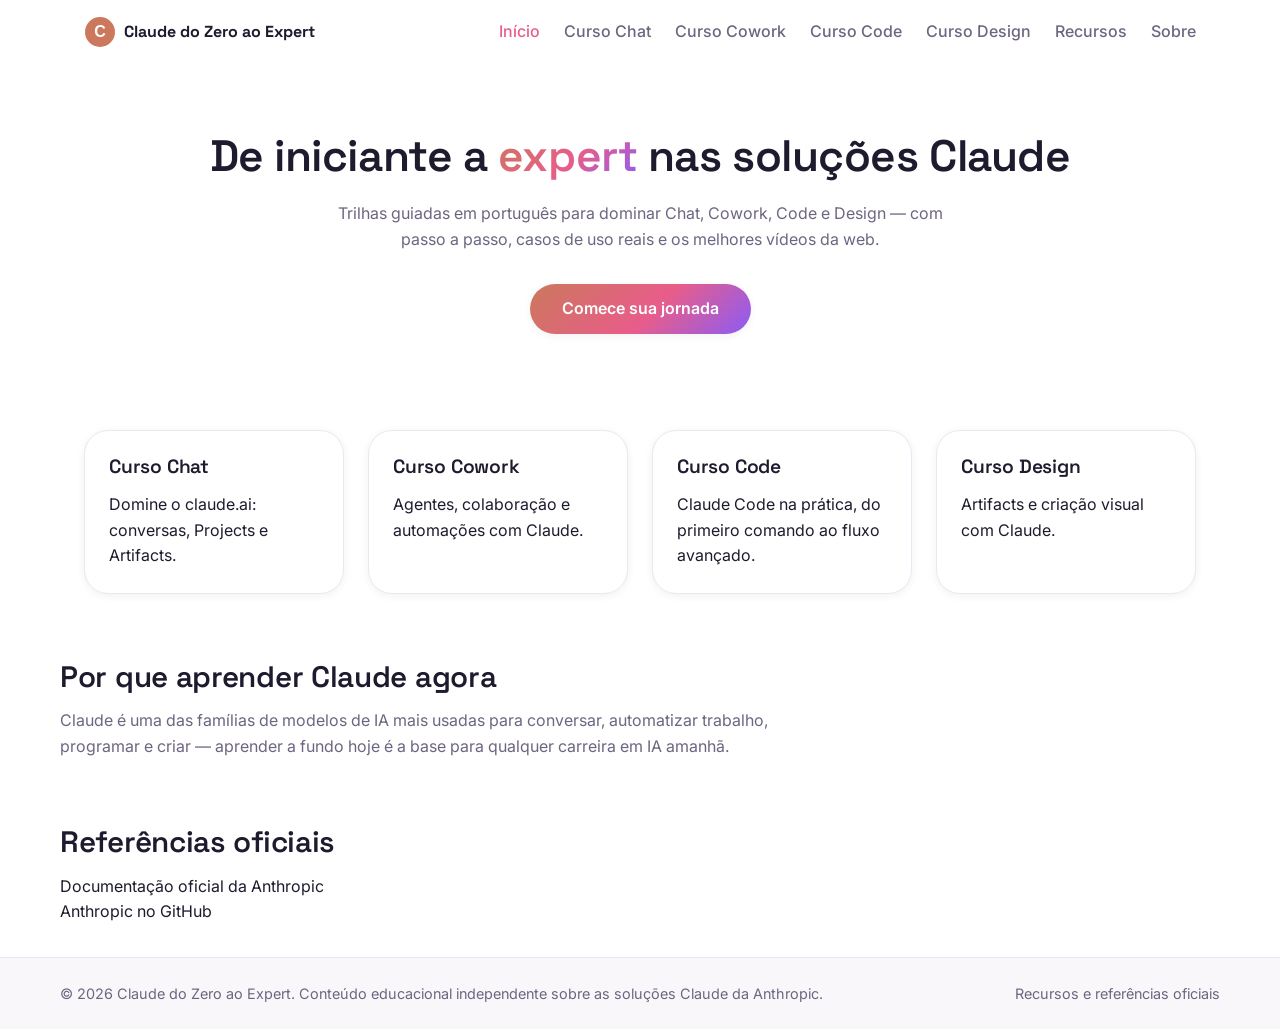
<file: index.html>
<!DOCTYPE html>
<html lang="pt-BR">
<head>
  <meta charset="UTF-8">
  <meta name="viewport" content="width=device-width, initial-scale=1.0">
  <title>Claude do Zero ao Expert</title>
  <meta name="description" content="Aprenda as soluções Claude — Chat, Cowork, Code e Design — do zero até o nível expert, com trilhas guiadas em português.">
  <link rel="stylesheet" href="assets/css/reset.css">
  <link rel="stylesheet" href="assets/css/styles.css">
</head>
<body>
  <header id="site-header"></header>

  <main>
    <section class="hero container">
      <span class="hero__blob hero__blob--1" aria-hidden="true"></span>
      <span class="hero__blob hero__blob--2" aria-hidden="true"></span>
      <span class="hero__blob hero__blob--3" aria-hidden="true"></span>
      <h1>De iniciante a <span class="text-gradient">expert</span> nas soluções Claude</h1>
      <p>Trilhas guiadas em português para dominar Chat, Cowork, Code e Design — com
         passo a passo, casos de uso reais e os melhores vídeos da web.</p>
      <a href="chat.html" class="btn btn-primary">Comece sua jornada</a>
    </section>

    <section class="container courses-grid">
      <a href="chat.html" class="card fade-in">
        <h3>Curso Chat</h3>
        <p>Domine o claude.ai: conversas, Projects e Artifacts.</p>
      </a>
      <a href="cowork.html" class="card fade-in">
        <h3>Curso Cowork</h3>
        <p>Agentes, colaboração e automações com Claude.</p>
      </a>
      <a href="code.html" class="card fade-in">
        <h3>Curso Code</h3>
        <p>Claude Code na prática, do primeiro comando ao fluxo avançado.</p>
      </a>
      <a href="design.html" class="card fade-in">
        <h3>Curso Design</h3>
        <p>Artifacts e criação visual com Claude.</p>
      </a>
    </section>

    <section class="container fade-in">
      <h2>Por que aprender Claude agora</h2>
      <p>Claude é uma das famílias de modelos de IA mais usadas para conversar,
         automatizar trabalho, programar e criar — aprender a fundo hoje é a base
         para qualquer carreira em IA amanhã.</p>
    </section>

    <section class="container fade-in">
      <h2>Referências oficiais</h2>
      <ul>
        <li><a href="https://docs.anthropic.com" target="_blank" rel="noopener">Documentação oficial da Anthropic</a></li>
        <li><a href="https://github.com/anthropics" target="_blank" rel="noopener">Anthropic no GitHub</a></li>
      </ul>
    </section>
  </main>

  <footer id="site-footer" class="site-footer"></footer>

  <script type="module">
    import { initLayout } from './assets/js/layout.js';
    initLayout();
  </script>
</body>
</html>
</file>
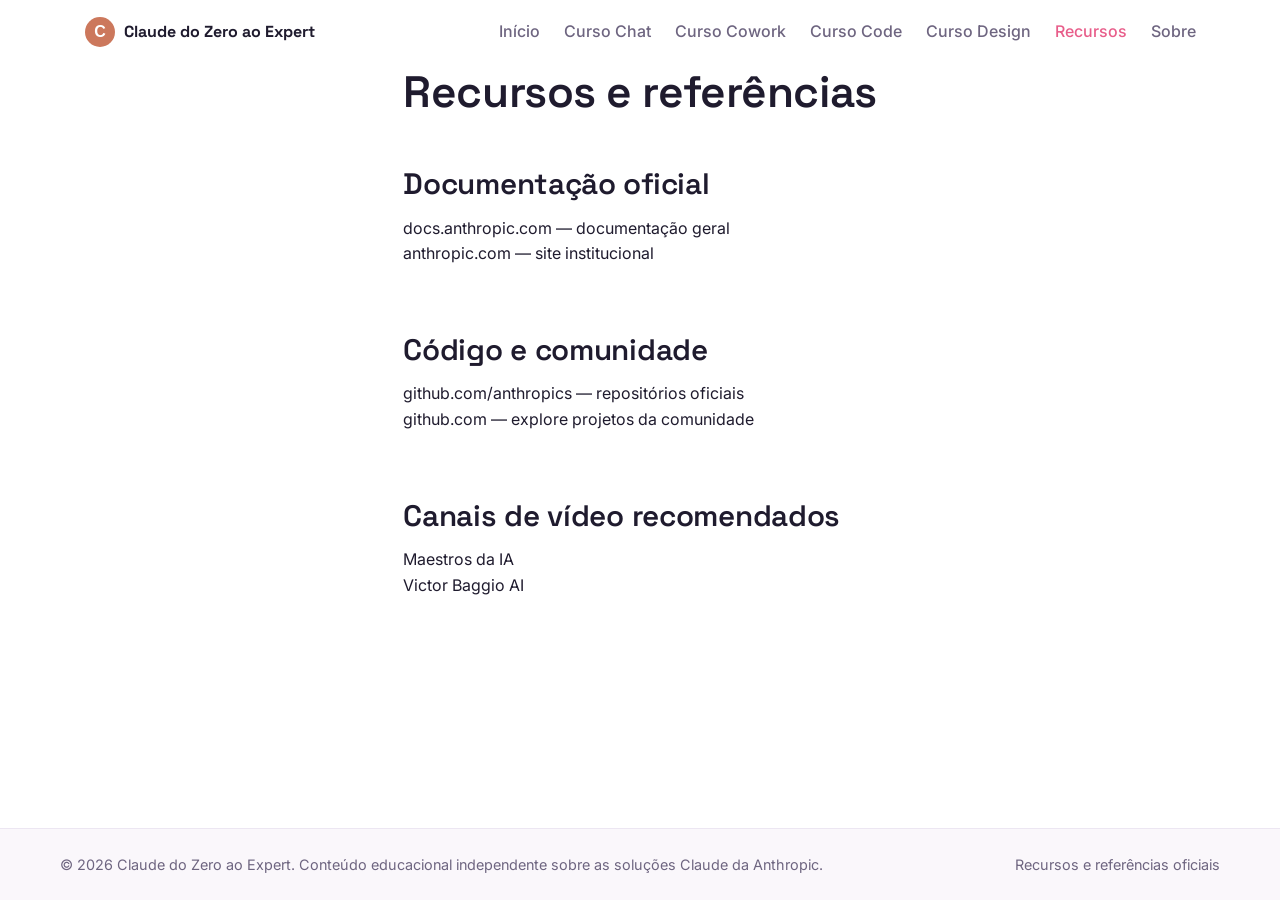
<file: recursos.html>
<!DOCTYPE html>
<html lang="pt-BR">
<head>
  <meta charset="UTF-8">
  <meta name="viewport" content="width=device-width, initial-scale=1.0">
  <title>Recursos — Claude do Zero ao Expert</title>
  <meta name="description" content="Links e referências oficiais para aprofundar seus estudos em Claude.">
  <link rel="stylesheet" href="assets/css/reset.css">
  <link rel="stylesheet" href="assets/css/styles.css">
</head>
<body>
  <header id="site-header"></header>
  <main class="container fade-in">
    <h1>Recursos e referências</h1>

    <section>
      <h2>Documentação oficial</h2>
      <ul>
        <li><a href="https://docs.anthropic.com" target="_blank" rel="noopener">docs.anthropic.com — documentação geral</a></li>
        <li><a href="https://www.anthropic.com" target="_blank" rel="noopener">anthropic.com — site institucional</a></li>
      </ul>
    </section>

    <section>
      <h2>Código e comunidade</h2>
      <ul>
        <li><a href="https://github.com/anthropics" target="_blank" rel="noopener">github.com/anthropics — repositórios oficiais</a></li>
        <li><a href="https://github.com" target="_blank" rel="noopener">github.com — explore projetos da comunidade</a></li>
      </ul>
    </section>

    <section>
      <h2>Canais de vídeo recomendados</h2>
      <ul>
        <li><a href="https://www.youtube.com/@maestrosdaia" target="_blank" rel="noopener">Maestros da IA</a></li>
        <li><a href="https://www.youtube.com/@VictorBaggio-AI" target="_blank" rel="noopener">Victor Baggio AI</a></li>
      </ul>
    </section>
  </main>
  <footer id="site-footer" class="site-footer"></footer>
  <script type="module">
    import { initLayout } from './assets/js/layout.js';
    initLayout();
  </script>
</body>
</html>
</file>
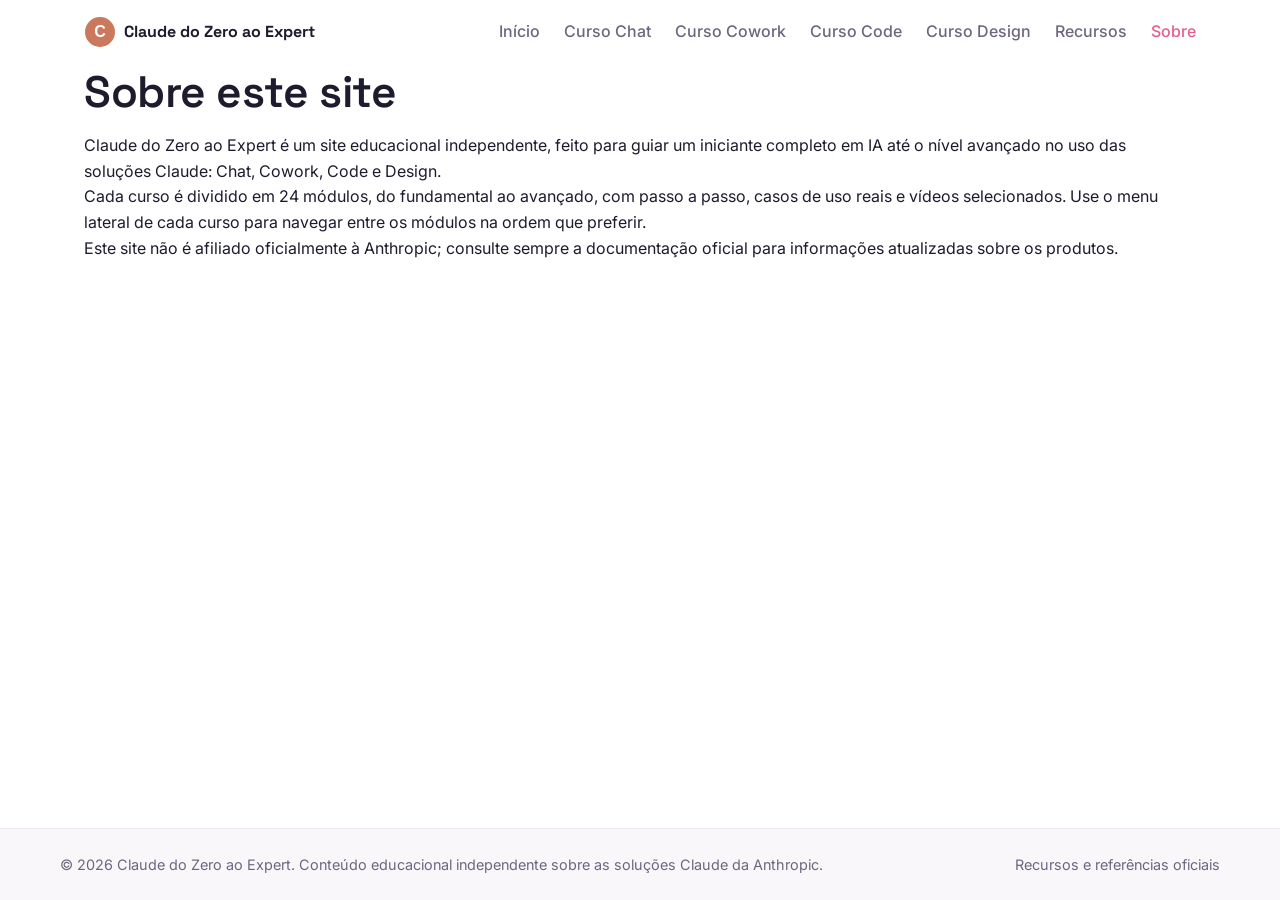
<file: sobre.html>
<!DOCTYPE html>
<html lang="pt-BR">
<head>
  <meta charset="UTF-8">
  <meta name="viewport" content="width=device-width, initial-scale=1.0">
  <title>Sobre — Claude do Zero ao Expert</title>
  <meta name="description" content="O que é o site Claude do Zero ao Expert e como usá-lo.">
  <link rel="stylesheet" href="assets/css/reset.css">
  <link rel="stylesheet" href="assets/css/styles.css">
</head>
<body>
  <header id="site-header"></header>
  <main class="container fade-in">
    <h1>Sobre este site</h1>
    <p>Claude do Zero ao Expert é um site educacional independente, feito para
       guiar um iniciante completo em IA até o nível avançado no uso das soluções
       Claude: Chat, Cowork, Code e Design.</p>
    <p>Cada curso é dividido em 24 módulos, do fundamental ao avançado, com
       passo a passo, casos de uso reais e vídeos selecionados. Use o menu lateral
       de cada curso para navegar entre os módulos na ordem que preferir.</p>
    <p>Este site não é afiliado oficialmente à Anthropic; consulte sempre a
       <a href="https://docs.anthropic.com" target="_blank" rel="noopener">documentação oficial</a>
       para informações atualizadas sobre os produtos.</p>
  </main>
  <footer id="site-footer" class="site-footer"></footer>
  <script type="module">
    import { initLayout } from './assets/js/layout.js';
    initLayout();
  </script>
</body>
</html>
</file>
<file: assets/css/styles.css>
@import url('https://fonts.googleapis.com/css2?family=Inter:wght@400;500;600;700&family=Space+Grotesk:wght@500;600;700&display=swap');

:root {
  --color-bg: #FFFFFF;
  --color-bg-alt: #FAF7FB;
  --color-accent: #CC785C;
  --color-accent-dark: #B35F45;
  --color-accent-2: #E85D8A;
  --color-accent-3: #8B5CF6;
  --color-text: #1F1B2E;
  --color-text-muted: #6E6580;
  --color-border: #ECE6F2;
  --font-sans: 'Inter', system-ui, -apple-system, sans-serif;
  --font-display: 'Space Grotesk', var(--font-sans);
  --radius-md: 14px;
  --radius-lg: 24px;
  --radius-full: 999px;
  --shadow-sm: 0 2px 8px rgba(31, 27, 46, 0.06);
  --shadow-md: 0 10px 30px rgba(31, 27, 46, 0.10);
  --shadow-glow: 0 10px 30px rgba(204, 120, 92, 0.28);
  --gradient-brand: linear-gradient(135deg, var(--color-accent) 0%, var(--color-accent-2) 55%, var(--color-accent-3) 100%);
  --gradient-brand-soft: linear-gradient(135deg, rgba(204, 120, 92, 0.16), rgba(232, 93, 138, 0.16), rgba(139, 92, 246, 0.16));
  --space-1: 4px;
  --space-2: 8px;
  --space-3: 12px;
  --space-4: 16px;
  --space-5: 24px;
  --space-6: 32px;
  --space-7: 48px;
  --space-8: 64px;
  --container-max: 1160px;
}

body {
  font-family: var(--font-sans);
  color: var(--color-text);
  background: var(--color-bg);
  line-height: 1.6;
  display: flex;
  flex-direction: column;
  min-height: 100vh;
}
main { flex: 1 0 auto; }

h1, h2, h3, h4 { font-family: var(--font-display); font-weight: 600; line-height: 1.3; letter-spacing: -0.01em; margin-bottom: var(--space-3); }
h1 { font-size: clamp(1.9rem, 4vw, 2.75rem); }
h2 { font-size: clamp(1.35rem, 2.5vw, 1.85rem); }
h3 { font-size: 1.2rem; }

main > section:not(.hero):not(.courses-grid) { padding: var(--space-6) 0; }
main > section:not(.hero):not(.courses-grid) p { color: var(--color-text-muted); max-width: 720px; }

.text-gradient {
  background: var(--gradient-brand);
  -webkit-background-clip: text;
  background-clip: text;
  color: transparent;
}

.container {
  max-width: var(--container-max);
  margin: 0 auto;
  padding: 0 var(--space-5);
}

.btn {
  display: inline-flex;
  align-items: center;
  gap: var(--space-2);
  padding: var(--space-3) var(--space-6);
  border-radius: var(--radius-full);
  font-weight: 600;
  transition: transform 0.15s ease, box-shadow 0.15s ease;
}
.btn-primary {
  background: var(--gradient-brand);
  color: #FFFFFF;
  box-shadow: var(--shadow-sm);
}
.btn-primary:hover { transform: translateY(-2px); box-shadow: var(--shadow-glow); }
.btn-secondary {
  background: var(--color-bg);
  color: var(--color-text);
  border: 1.5px solid var(--color-border);
}
.btn-secondary:hover { border-color: var(--color-accent-2); color: var(--color-accent-2); }

.card {
  position: relative;
  overflow: hidden;
  background: var(--color-bg);
  border: 1px solid var(--color-border);
  border-radius: var(--radius-lg);
  box-shadow: var(--shadow-sm);
  padding: var(--space-5);
  transition: transform 0.2s ease, box-shadow 0.2s ease, border-color 0.2s ease;
}
.card::before {
  content: '';
  position: absolute;
  top: 0; left: 0; right: 0;
  height: 4px;
  background: var(--gradient-brand);
  opacity: 0;
  transition: opacity 0.2s ease;
}
.card:hover { transform: translateY(-4px); box-shadow: var(--shadow-md); border-color: transparent; }
.card:hover::before { opacity: 1; }

.fade-in { opacity: 0; transform: translateY(16px); transition: opacity 0.5s ease, transform 0.5s ease; }
.fade-in.is-visible { opacity: 1; transform: translateY(0); }

@media (max-width: 720px) {
  .container { padding: 0 var(--space-4); }
}

.navbar {
  display: flex;
  align-items: center;
  justify-content: space-between;
  padding: var(--space-4) var(--space-5);
}
.navbar__brand {
  display: flex;
  align-items: center;
  gap: var(--space-2);
  font-family: var(--font-display);
  font-weight: 700;
}
.navbar__links {
  display: flex;
  gap: var(--space-5);
}
.navbar__link { color: var(--color-text-muted); font-weight: 500; }
.navbar__link.is-active, .navbar__link:hover { color: var(--color-accent-2); }
.navbar__toggle {
  display: none;
  flex-direction: column;
  gap: 4px;
}
.navbar__toggle span { width: 22px; height: 2px; background: var(--color-text); }

.site-footer { background: var(--color-bg-alt); border-top: 1px solid var(--color-border); }
.footer__inner {
  display: flex;
  justify-content: space-between;
  align-items: center;
  padding: var(--space-5) 0;
  color: var(--color-text-muted);
  font-size: 0.9rem;
}

@media (max-width: 880px) {
  .navbar__toggle { display: flex; }
  .navbar__links {
    position: absolute;
    top: 64px;
    left: 0;
    right: 0;
    flex-direction: column;
    background: var(--color-bg);
    border-bottom: 1px solid var(--color-border);
    padding: var(--space-4) var(--space-5);
    display: none;
  }
  .navbar__links.is-open { display: flex; }
  .footer__inner { flex-direction: column; gap: var(--space-3); text-align: center; }
}

.course-layout {
  display: grid;
  grid-template-columns: 280px 1fr;
  gap: var(--space-6);
  align-items: start;
  padding: var(--space-6) 0;
}
#course-sidebar {
  position: sticky;
  top: var(--space-6);
  max-height: calc(100vh - var(--space-6) * 2);
  overflow-y: auto;
}
.sidebar__block { margin-bottom: var(--space-5); }
.sidebar__block h4 {
  color: var(--color-accent-dark);
  font-size: 0.72rem;
  font-weight: 700;
  letter-spacing: 0.06em;
  text-transform: uppercase;
  padding-bottom: var(--space-2);
  margin-bottom: var(--space-3);
  border-bottom: 2px solid var(--color-border);
}
.sidebar__link { display: block; padding: var(--space-2) var(--space-3); border-radius: var(--radius-full); color: var(--color-text-muted); font-size: 0.875rem; line-height: 1.3; }
.sidebar__link:hover { background: var(--color-bg-alt); color: var(--color-text); }
.sidebar__link.is-active { background: var(--gradient-brand); color: #FFFFFF; font-weight: 600; }
.sidebar__link[data-status="em-breve"]::after { content: " ·"; color: var(--color-text-muted); }

.module { max-width: 760px; }
.module__level { display: inline-block; background: var(--gradient-brand-soft); color: var(--color-accent-dark); border-radius: var(--radius-full); padding: 2px 12px; font-size: 0.8rem; font-weight: 600; margin-bottom: var(--space-2); }
.module__ementa { color: var(--color-text-muted); margin: var(--space-2) 0 var(--space-5); }
.module section { margin-bottom: var(--space-5); }
.module ol, .module ul { padding-left: var(--space-5); }
.module ol li, .module ul li { margin-bottom: var(--space-2); }

.video-grid { display: grid; grid-template-columns: repeat(auto-fill, minmax(220px, 1fr)); gap: var(--space-4); }
.video-card { display: block; border: 1px solid var(--color-border); border-radius: var(--radius-md); overflow: hidden; transition: border-color 0.2s ease, transform 0.2s ease; }
.video-card:hover { border-color: var(--color-accent-2); transform: translateY(-2px); }
.video-card img { width: 100%; aspect-ratio: 16/9; object-fit: cover; }
.video-card__info { padding: var(--space-3); font-size: 0.85rem; }
.video-card__info span { display: block; color: var(--color-text-muted); margin-top: var(--space-1); }

@media (max-width: 880px) {
  .course-layout { grid-template-columns: 1fr; }
  #course-sidebar { position: static; max-height: none; overflow-y: visible; }
}

.hero {
  position: relative;
  overflow: hidden;
  text-align: center;
  padding: var(--space-8) var(--space-5);
}
.hero__blob {
  position: absolute;
  border-radius: 50%;
  filter: blur(90px);
  opacity: 0.28;
  z-index: 0;
  pointer-events: none;
}
.hero__blob--1 { width: 420px; height: 420px; background: var(--color-accent); top: -140px; left: -110px; }
.hero__blob--2 { width: 380px; height: 380px; background: var(--color-accent-2); top: 20px; right: -130px; }
.hero__blob--3 { width: 340px; height: 340px; background: var(--color-accent-3); bottom: -180px; left: 38%; }
.hero > * { position: relative; z-index: 1; }
.hero p { max-width: 640px; margin: var(--space-4) auto var(--space-6); color: var(--color-text-muted); }
.courses-grid { display: grid; grid-template-columns: repeat(auto-fit, minmax(220px, 1fr)); gap: var(--space-5); padding: var(--space-6) var(--space-5); }

.module-nav { display: flex; justify-content: space-between; gap: var(--space-4); margin-top: var(--space-6); }
</file>
